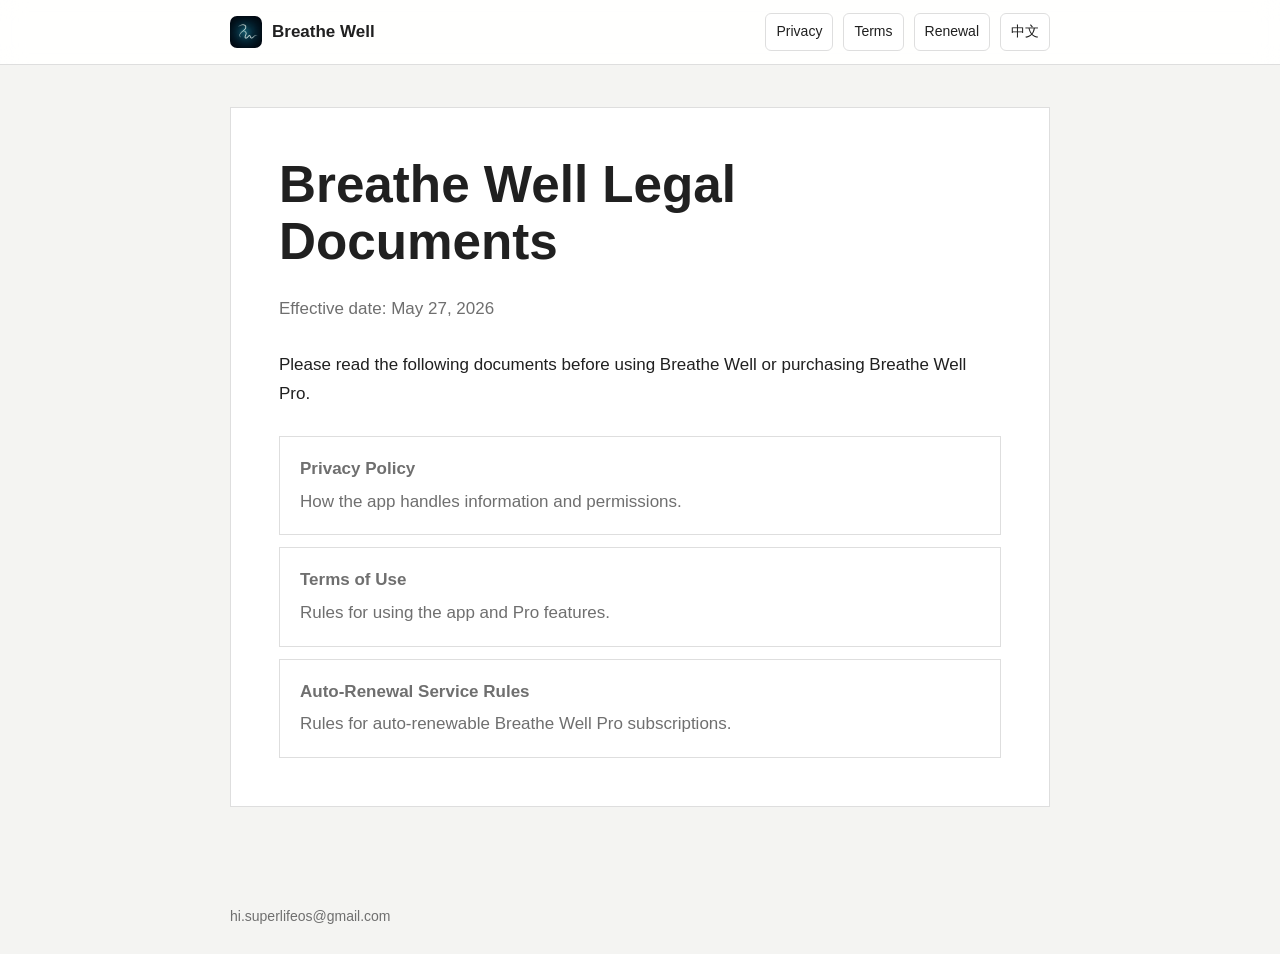
<file: index.html>
<!doctype html>
<html lang="en" data-lang="en" data-title-en="Breathe Well Legal" data-title-zh="好呼吸说明文档">
  <head>
    <meta charset="utf-8">
    <meta name="viewport" content="width=device-width, initial-scale=1">
    <title>Breathe Well Legal</title>
    <script>
      (function () {
        try {
          var language = localStorage.getItem("breatheWellMinimalLegalLanguage") || "en";
          document.documentElement.dataset.lang = language === "zh-Hans" ? "zh-Hans" : "en";
          document.documentElement.lang = document.documentElement.dataset.lang;
        } catch (_) {}
      })();
    </script>
    <link rel="stylesheet" href="./styles.css">
  </head>
  <body>
    <header class="topbar">
      <div class="topbar-inner">
        <a class="brand" href="./index.html">
          <img src="./assets/app-logo.png" alt="">
          <span><span lang="en">Breathe Well</span><span lang="zh-Hans">好呼吸</span></span>
        </a>
        <nav class="nav" aria-label="Navigation">
          <a href="./privacy.html"><span lang="en">Privacy</span><span lang="zh-Hans">隐私政策</span></a>
          <a href="./terms.html"><span lang="en">Terms</span><span lang="zh-Hans">使用条款</span></a>
          <a href="./subscription.html"><span lang="en">Renewal</span><span lang="zh-Hans">自动续费</span></a>
          <button class="language-toggle" type="button" data-language-toggle>中文</button>
        </nav>
      </div>
    </header>

    <main class="page">
      <article class="document">
        <h1><span lang="en">Breathe Well Legal Documents</span><span lang="zh-Hans">好呼吸说明文档</span></h1>
        <p class="meta"><span lang="en">Effective date: May 27, 2026</span><span lang="zh-Hans">生效日期：2026 年 5 月 27 日</span></p>
        <p lang="en">Please read the following documents before using Breathe Well or purchasing Breathe Well Pro.</p>
        <p lang="zh-Hans">请在使用好呼吸或购买好呼吸 Pro 前，阅读以下说明文档。</p>

        <div class="doc-links">
          <a class="doc-link" href="./privacy.html">
            <strong><span lang="en">Privacy Policy</span><span lang="zh-Hans">隐私政策</span></strong>
            <span lang="en">How the app handles information and permissions.</span>
            <span lang="zh-Hans">关于本应用如何处理信息与系统权限。</span>
          </a>
          <a class="doc-link" href="./terms.html">
            <strong><span lang="en">Terms of Use</span><span lang="zh-Hans">使用条款</span></strong>
            <span lang="en">Rules for using the app and Pro features.</span>
            <span lang="zh-Hans">关于使用本应用及 Pro 功能的规则。</span>
          </a>
          <a class="doc-link" href="./subscription.html">
            <strong><span lang="en">Auto-Renewal Service Rules</span><span lang="zh-Hans">自动续费服务规则</span></strong>
            <span lang="en">Rules for auto-renewable Breathe Well Pro subscriptions.</span>
            <span lang="zh-Hans">关于好呼吸 Pro 自动续费订阅的规则。</span>
          </a>
        </div>
      </article>
    </main>

    <footer class="footer">
      <span>hi.superlifeos@gmail.com</span>
    </footer>
    <script src="./language.js" defer></script>
  </body>
</html>
</file>
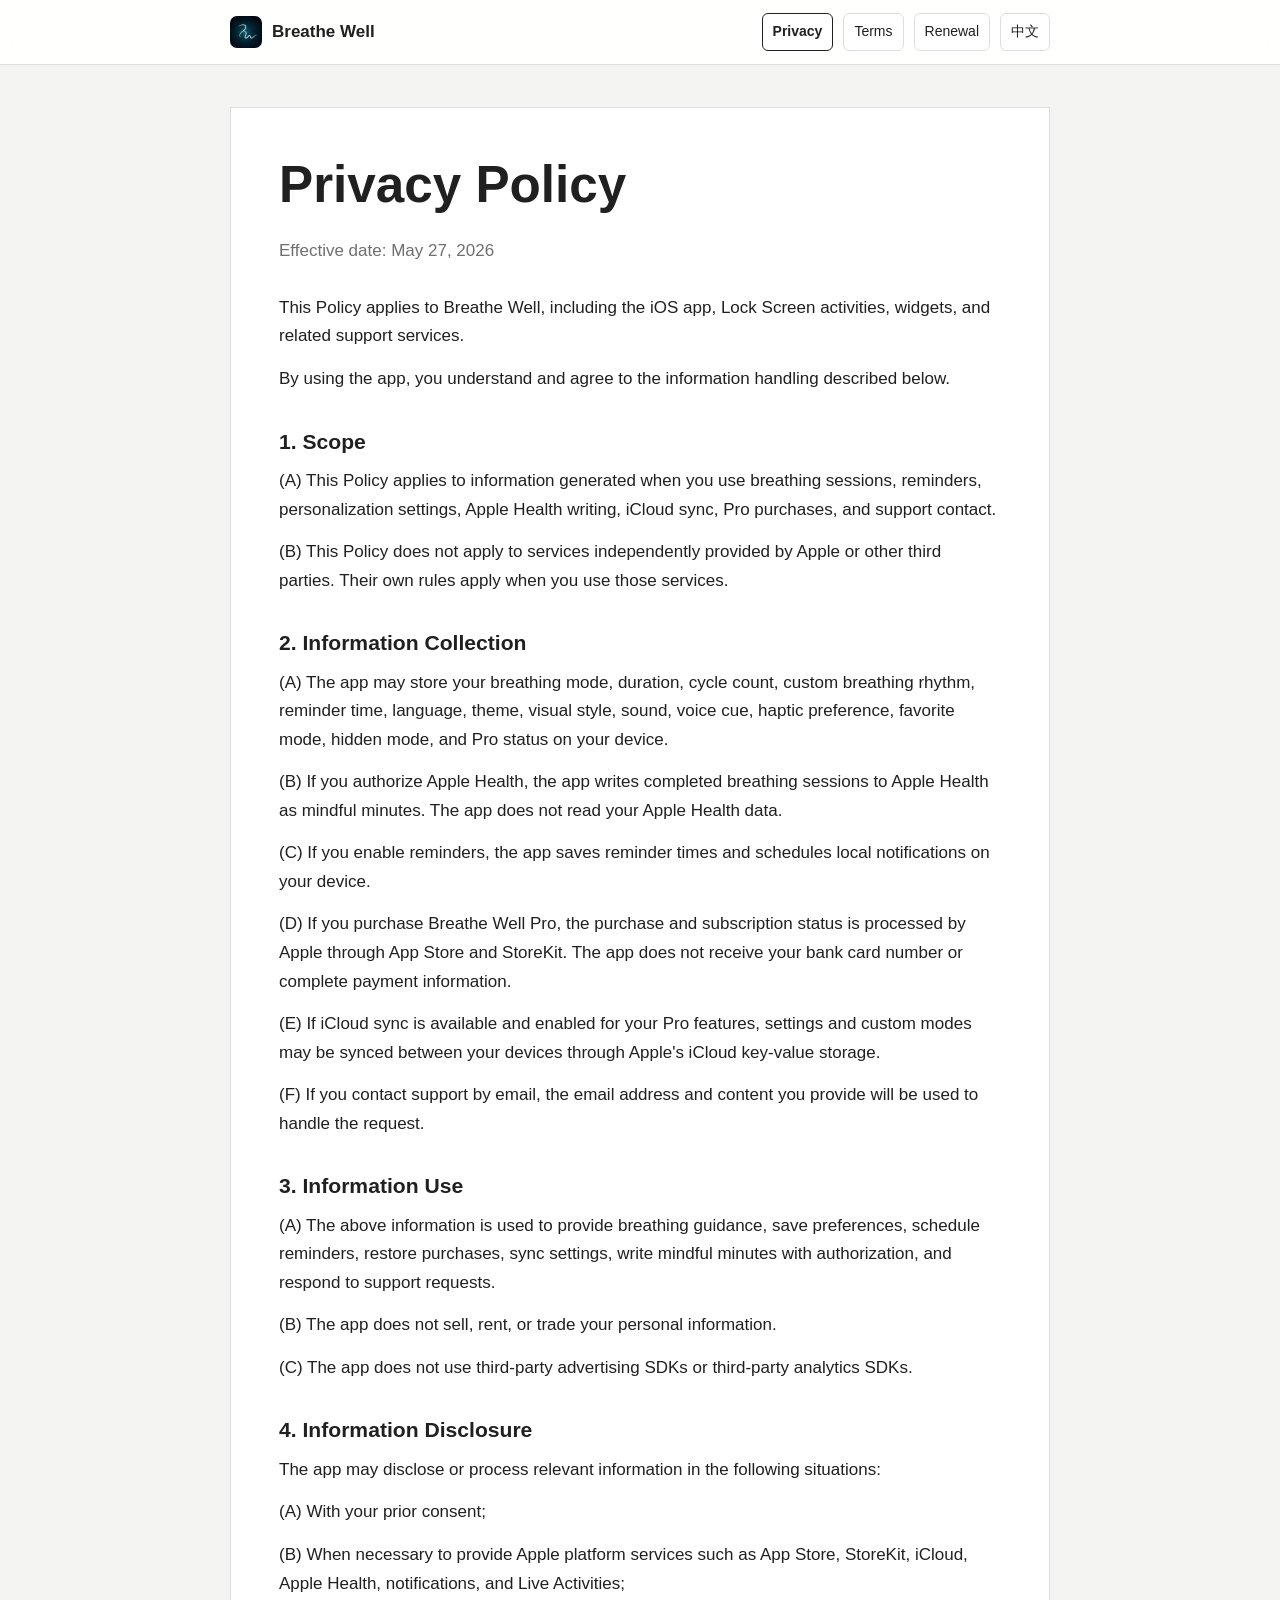
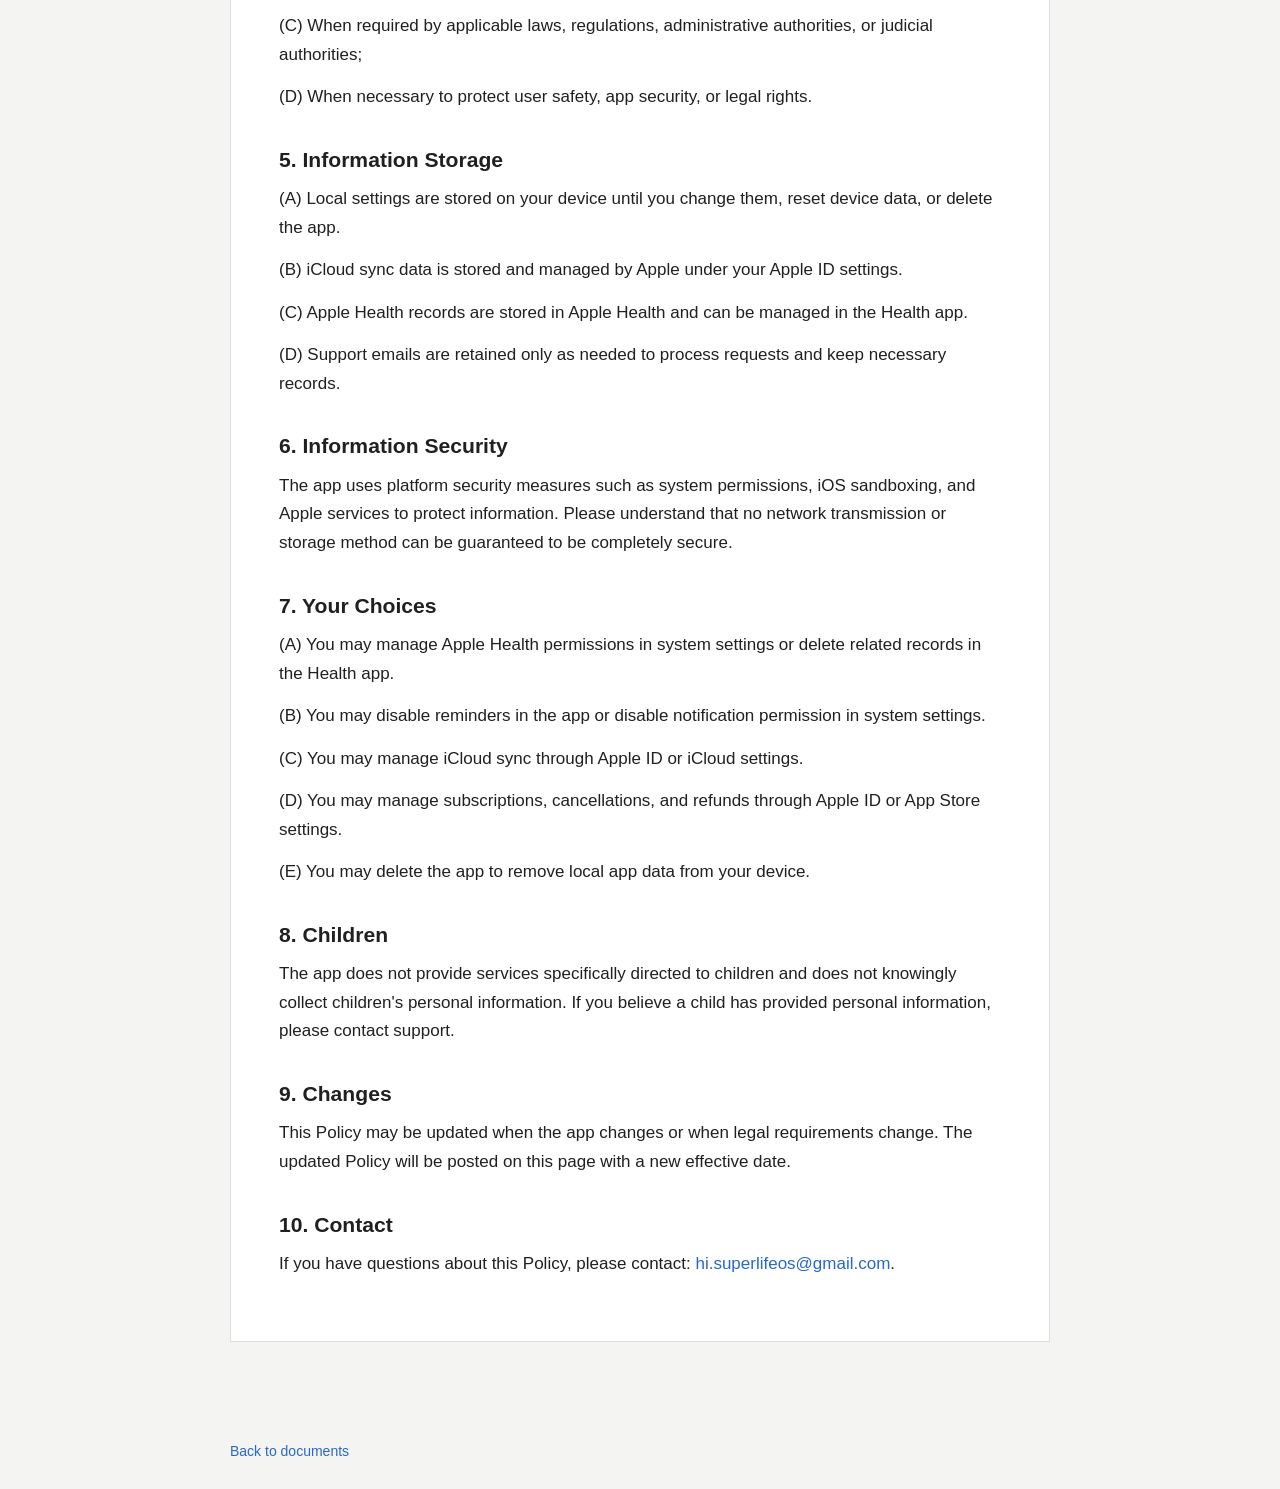
<file: privacy.html>
<!doctype html>
<html lang="en" data-lang="en" data-title-en="Privacy Policy - Breathe Well" data-title-zh="隐私政策 - 好呼吸">
  <head>
    <meta charset="utf-8">
    <meta name="viewport" content="width=device-width, initial-scale=1">
    <title>Privacy Policy - Breathe Well</title>
    <script>
      (function () {
        try {
          var language = localStorage.getItem("breatheWellMinimalLegalLanguage") || "en";
          document.documentElement.dataset.lang = language === "zh-Hans" ? "zh-Hans" : "en";
          document.documentElement.lang = document.documentElement.dataset.lang;
        } catch (_) {}
      })();
    </script>
    <link rel="stylesheet" href="./styles.css">
  </head>
  <body>
    <header class="topbar">
      <div class="topbar-inner">
        <a class="brand" href="./index.html">
          <img src="./assets/app-logo.png" alt="">
          <span><span lang="en">Breathe Well</span><span lang="zh-Hans">好呼吸</span></span>
        </a>
        <nav class="nav" aria-label="Navigation">
          <a href="./privacy.html" aria-current="page"><span lang="en">Privacy</span><span lang="zh-Hans">隐私政策</span></a>
          <a href="./terms.html"><span lang="en">Terms</span><span lang="zh-Hans">使用条款</span></a>
          <a href="./subscription.html"><span lang="en">Renewal</span><span lang="zh-Hans">自动续费</span></a>
          <button class="language-toggle" type="button" data-language-toggle>中文</button>
        </nav>
      </div>
    </header>

    <main class="page">
      <article class="document">
        <div lang="en">
          <h1>Privacy Policy</h1>
          <p class="meta">Effective date: May 27, 2026</p>
          <p>This Policy applies to Breathe Well, including the iOS app, Lock Screen activities, widgets, and related support services.</p>
          <p>By using the app, you understand and agree to the information handling described below.</p>

          <h2>1. Scope</h2>
          <p>(A) This Policy applies to information generated when you use breathing sessions, reminders, personalization settings, Apple Health writing, iCloud sync, Pro purchases, and support contact.</p>
          <p>(B) This Policy does not apply to services independently provided by Apple or other third parties. Their own rules apply when you use those services.</p>

          <h2>2. Information Collection</h2>
          <p>(A) The app may store your breathing mode, duration, cycle count, custom breathing rhythm, reminder time, language, theme, visual style, sound, voice cue, haptic preference, favorite mode, hidden mode, and Pro status on your device.</p>
          <p>(B) If you authorize Apple Health, the app writes completed breathing sessions to Apple Health as mindful minutes. The app does not read your Apple Health data.</p>
          <p>(C) If you enable reminders, the app saves reminder times and schedules local notifications on your device.</p>
          <p>(D) If you purchase Breathe Well Pro, the purchase and subscription status is processed by Apple through App Store and StoreKit. The app does not receive your bank card number or complete payment information.</p>
          <p>(E) If iCloud sync is available and enabled for your Pro features, settings and custom modes may be synced between your devices through Apple's iCloud key-value storage.</p>
          <p>(F) If you contact support by email, the email address and content you provide will be used to handle the request.</p>

          <h2>3. Information Use</h2>
          <p>(A) The above information is used to provide breathing guidance, save preferences, schedule reminders, restore purchases, sync settings, write mindful minutes with authorization, and respond to support requests.</p>
          <p>(B) The app does not sell, rent, or trade your personal information.</p>
          <p>(C) The app does not use third-party advertising SDKs or third-party analytics SDKs.</p>

          <h2>4. Information Disclosure</h2>
          <p>The app may disclose or process relevant information in the following situations:</p>
          <p>(A) With your prior consent;</p>
          <p>(B) When necessary to provide Apple platform services such as App Store, StoreKit, iCloud, Apple Health, notifications, and Live Activities;</p>
          <p>(C) When required by applicable laws, regulations, administrative authorities, or judicial authorities;</p>
          <p>(D) When necessary to protect user safety, app security, or legal rights.</p>

          <h2>5. Information Storage</h2>
          <p>(A) Local settings are stored on your device until you change them, reset device data, or delete the app.</p>
          <p>(B) iCloud sync data is stored and managed by Apple under your Apple ID settings.</p>
          <p>(C) Apple Health records are stored in Apple Health and can be managed in the Health app.</p>
          <p>(D) Support emails are retained only as needed to process requests and keep necessary records.</p>

          <h2>6. Information Security</h2>
          <p>The app uses platform security measures such as system permissions, iOS sandboxing, and Apple services to protect information. Please understand that no network transmission or storage method can be guaranteed to be completely secure.</p>

          <h2>7. Your Choices</h2>
          <p>(A) You may manage Apple Health permissions in system settings or delete related records in the Health app.</p>
          <p>(B) You may disable reminders in the app or disable notification permission in system settings.</p>
          <p>(C) You may manage iCloud sync through Apple ID or iCloud settings.</p>
          <p>(D) You may manage subscriptions, cancellations, and refunds through Apple ID or App Store settings.</p>
          <p>(E) You may delete the app to remove local app data from your device.</p>

          <h2>8. Children</h2>
          <p>The app does not provide services specifically directed to children and does not knowingly collect children's personal information. If you believe a child has provided personal information, please contact support.</p>

          <h2>9. Changes</h2>
          <p>This Policy may be updated when the app changes or when legal requirements change. The updated Policy will be posted on this page with a new effective date.</p>

          <h2>10. Contact</h2>
          <p>If you have questions about this Policy, please contact: <a href="mailto:hi.superlifeos@gmail.com">hi.superlifeos@gmail.com</a>.</p>
        </div>

        <div lang="zh-Hans">
          <h1>隐私政策</h1>
          <p class="meta">生效日期：2026 年 5 月 27 日</p>
          <p>本政策适用于好呼吸，包括 iOS 应用、锁屏实时活动、小组件及相关支持服务。</p>
          <p>您使用本应用，即表示您了解并同意本政策所述的信息处理方式。</p>

          <h2>1. 适用范围</h2>
          <p>(A) 本政策适用于您使用呼吸练习、提醒、个性化设置、Apple 健康写入、iCloud 同步、Pro 购买及支持联系时产生的信息。</p>
          <p>(B) 本政策不适用于 Apple 或其他第三方独立提供的服务。您使用该等服务时，应同时遵守其相应规则。</p>

          <h2>2. 信息收集</h2>
          <p>(A) 本应用可能在您的设备上保存呼吸模式、时长、循环次数、自定义呼吸节奏、提醒时间、语言、主题、视觉样式、声音、语音提示、触感偏好、收藏模式、隐藏模式及 Pro 状态。</p>
          <p>(B) 如您授权 Apple 健康，本应用会将完成的呼吸练习写入 Apple 健康的“正念分钟”。本应用不会读取您的 Apple 健康数据。</p>
          <p>(C) 如您开启提醒，本应用会保存提醒时间，并在您的设备上安排本地通知。</p>
          <p>(D) 如您购买好呼吸 Pro，购买与订阅状态由 Apple 通过 App Store 和 StoreKit 处理。本应用不会获得您的银行卡号或完整付款信息。</p>
          <p>(E) 如 Pro 功能支持并启用 iCloud 同步，设置与自定义模式可能通过 Apple 的 iCloud 键值存储在您的设备之间同步。</p>
          <p>(F) 如您通过邮件联系支持，您提供的邮箱地址及邮件内容将用于处理该请求。</p>

          <h2>3. 信息使用</h2>
          <p>(A) 上述信息用于提供呼吸引导、保存偏好、安排提醒、恢复购买、同步设置、在授权后写入正念分钟，以及回复支持请求。</p>
          <p>(B) 本应用不会出售、出租或交易您的个人信息。</p>
          <p>(C) 本应用不使用第三方广告 SDK 或第三方分析 SDK。</p>

          <h2>4. 信息披露</h2>
          <p>在以下情况下，本应用可能披露或处理相关信息：</p>
          <p>(A) 经您事先同意；</p>
          <p>(B) 为提供 App Store、StoreKit、iCloud、Apple 健康、通知、实时活动等 Apple 平台能力所必需；</p>
          <p>(C) 根据适用法律、法规、行政机关或司法机关要求；</p>
          <p>(D) 为保护用户安全、应用安全或合法权益所必需。</p>

          <h2>5. 信息存储</h2>
          <p>(A) 本地设置会保存在您的设备上，直到您更改设置、重置设备数据或删除应用。</p>
          <p>(B) iCloud 同步数据由 Apple 依据您的 Apple ID 设置进行存储和管理。</p>
          <p>(C) Apple 健康记录保存在 Apple 健康中，您可以在健康 app 中管理。</p>
          <p>(D) 支持邮件仅在处理请求和保留必要记录所需期间保存。</p>

          <h2>6. 信息安全</h2>
          <p>本应用通过系统权限、iOS 沙盒及 Apple 服务等平台安全措施保护信息。请您理解，任何网络传输或存储方式均无法保证绝对安全。</p>

          <h2>7. 您的选择</h2>
          <p>(A) 您可以在系统设置中管理 Apple 健康权限，或在健康 app 中删除相关记录。</p>
          <p>(B) 您可以在应用内关闭提醒，或在系统设置中关闭通知权限。</p>
          <p>(C) 您可以通过 Apple ID 或 iCloud 设置管理 iCloud 同步。</p>
          <p>(D) 您可以通过 Apple ID 或 App Store 设置管理订阅、取消续订或申请退款。</p>
          <p>(E) 您可以删除本应用，以移除设备上的本地应用数据。</p>

          <h2>8. 儿童</h2>
          <p>本应用不面向儿童提供专门服务，也不会有意收集儿童个人信息。如您认为儿童向本应用提供了个人信息，请联系支持邮箱。</p>

          <h2>9. 政策变更</h2>
          <p>本政策可能因应用功能或法律要求变化而更新。更新后的政策将在本页面公布，并标注新的生效日期。</p>

          <h2>10. 联系</h2>
          <p>如您对本政策有疑问，请联系：<a href="mailto:hi.superlifeos@gmail.com">hi.superlifeos@gmail.com</a>。</p>
        </div>
      </article>
    </main>

    <footer class="footer">
      <a href="./index.html"><span lang="en">Back to documents</span><span lang="zh-Hans">返回说明文档</span></a>
    </footer>
    <script src="./language.js" defer></script>
  </body>
</html>
</file>
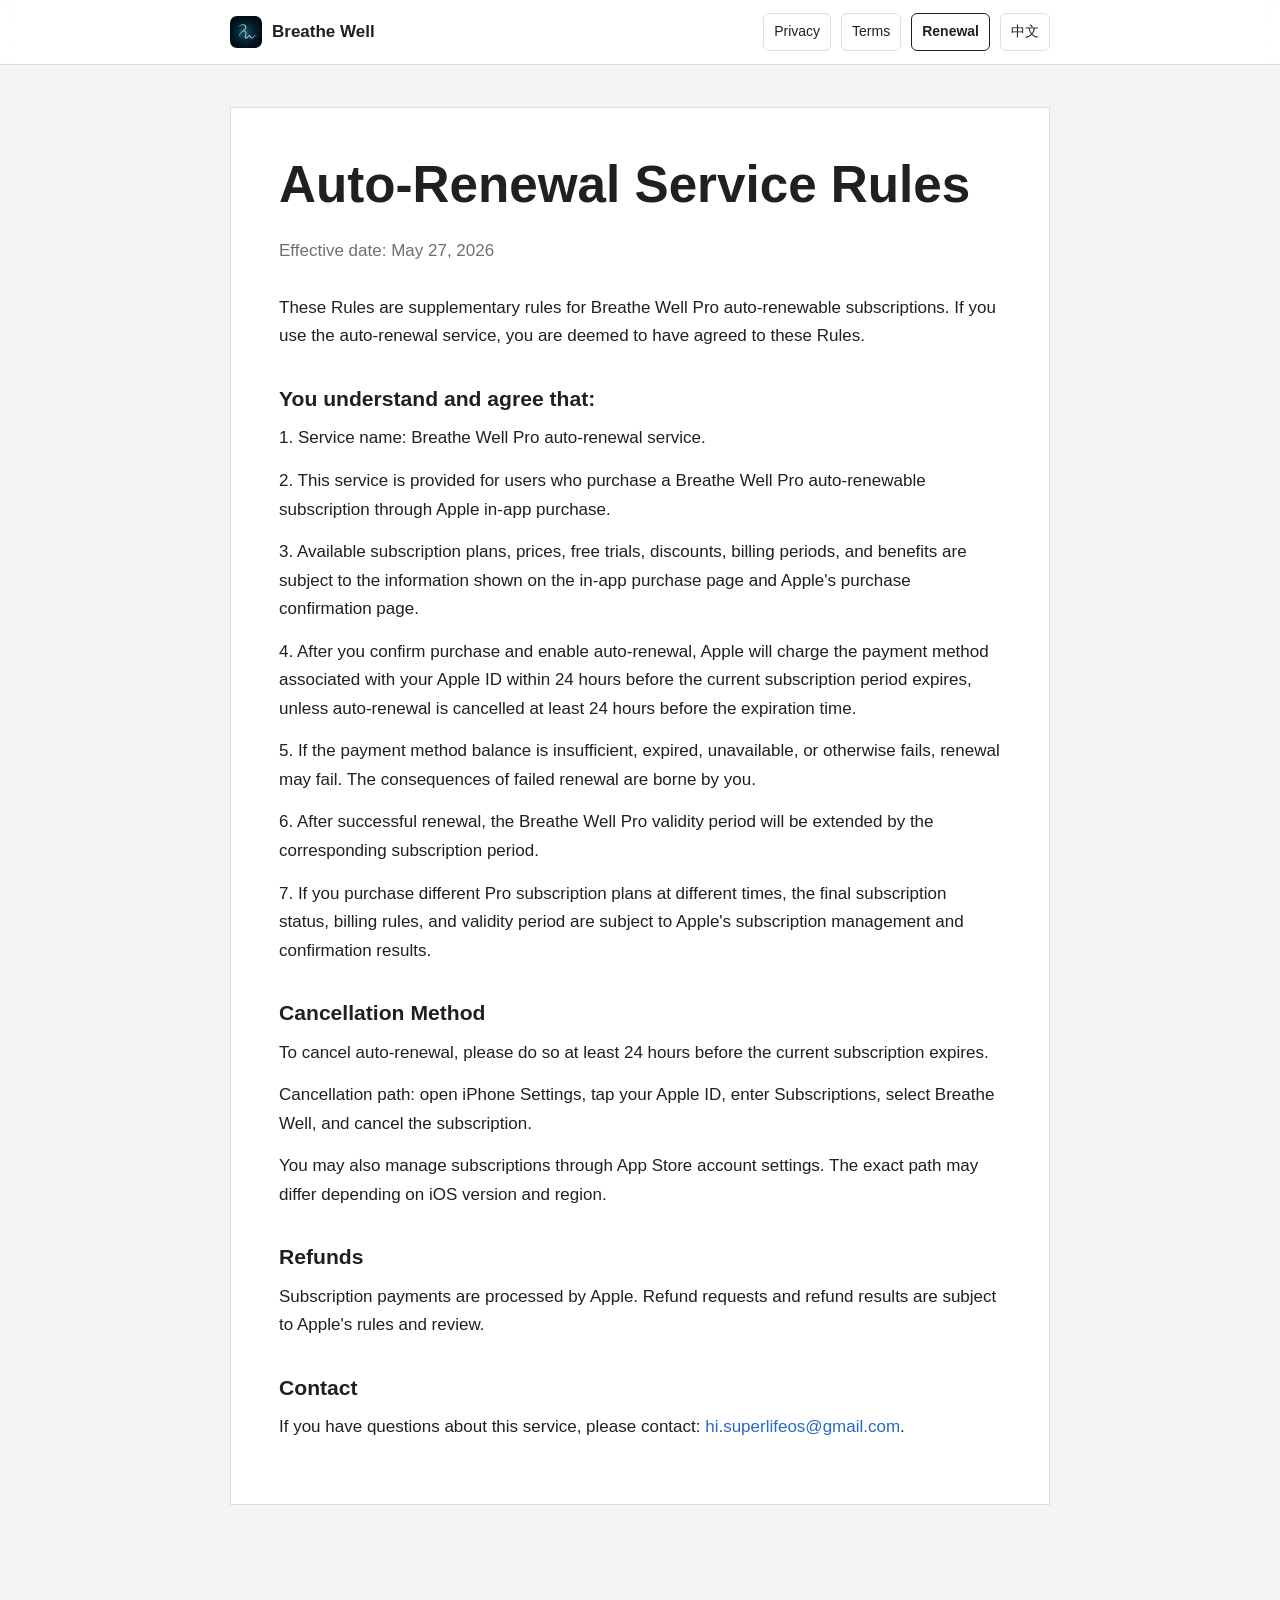
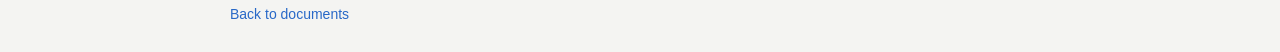
<file: subscription.html>
<!doctype html>
<html lang="en" data-lang="en" data-title-en="Auto-Renewal Service Rules - Breathe Well" data-title-zh="自动续费服务规则 - 好呼吸">
  <head>
    <meta charset="utf-8">
    <meta name="viewport" content="width=device-width, initial-scale=1">
    <title>Auto-Renewal Service Rules - Breathe Well</title>
    <script>
      (function () {
        try {
          var language = localStorage.getItem("breatheWellMinimalLegalLanguage") || "en";
          document.documentElement.dataset.lang = language === "zh-Hans" ? "zh-Hans" : "en";
          document.documentElement.lang = document.documentElement.dataset.lang;
        } catch (_) {}
      })();
    </script>
    <link rel="stylesheet" href="./styles.css">
  </head>
  <body>
    <header class="topbar">
      <div class="topbar-inner">
        <a class="brand" href="./index.html">
          <img src="./assets/app-logo.png" alt="">
          <span><span lang="en">Breathe Well</span><span lang="zh-Hans">好呼吸</span></span>
        </a>
        <nav class="nav" aria-label="Navigation">
          <a href="./privacy.html"><span lang="en">Privacy</span><span lang="zh-Hans">隐私政策</span></a>
          <a href="./terms.html"><span lang="en">Terms</span><span lang="zh-Hans">使用条款</span></a>
          <a href="./subscription.html" aria-current="page"><span lang="en">Renewal</span><span lang="zh-Hans">自动续费</span></a>
          <button class="language-toggle" type="button" data-language-toggle>中文</button>
        </nav>
      </div>
    </header>

    <main class="page">
      <article class="document">
        <div lang="en">
          <h1>Auto-Renewal Service Rules</h1>
          <p class="meta">Effective date: May 27, 2026</p>
          <p>These Rules are supplementary rules for Breathe Well Pro auto-renewable subscriptions. If you use the auto-renewal service, you are deemed to have agreed to these Rules.</p>

          <h2>You understand and agree that:</h2>
          <p>1. Service name: Breathe Well Pro auto-renewal service.</p>
          <p>2. This service is provided for users who purchase a Breathe Well Pro auto-renewable subscription through Apple in-app purchase.</p>
          <p>3. Available subscription plans, prices, free trials, discounts, billing periods, and benefits are subject to the information shown on the in-app purchase page and Apple's purchase confirmation page.</p>
          <p>4. After you confirm purchase and enable auto-renewal, Apple will charge the payment method associated with your Apple ID within 24 hours before the current subscription period expires, unless auto-renewal is cancelled at least 24 hours before the expiration time.</p>
          <p>5. If the payment method balance is insufficient, expired, unavailable, or otherwise fails, renewal may fail. The consequences of failed renewal are borne by you.</p>
          <p>6. After successful renewal, the Breathe Well Pro validity period will be extended by the corresponding subscription period.</p>
          <p>7. If you purchase different Pro subscription plans at different times, the final subscription status, billing rules, and validity period are subject to Apple's subscription management and confirmation results.</p>

          <h2>Cancellation Method</h2>
          <p>To cancel auto-renewal, please do so at least 24 hours before the current subscription expires.</p>
          <p>Cancellation path: open iPhone Settings, tap your Apple ID, enter Subscriptions, select Breathe Well, and cancel the subscription.</p>
          <p>You may also manage subscriptions through App Store account settings. The exact path may differ depending on iOS version and region.</p>

          <h2>Refunds</h2>
          <p>Subscription payments are processed by Apple. Refund requests and refund results are subject to Apple's rules and review.</p>

          <h2>Contact</h2>
          <p>If you have questions about this service, please contact: <a href="mailto:hi.superlifeos@gmail.com">hi.superlifeos@gmail.com</a>.</p>
        </div>

        <div lang="zh-Hans">
          <h1>自动续费服务规则</h1>
          <p class="meta">生效日期：2026 年 5 月 27 日</p>
          <p>本规则为好呼吸 Pro 自动续费订阅的补充规则。如您使用自动续费服务，即视为您同意本规则。</p>

          <h2>您理解并同意：</h2>
          <p>1、服务名称：好呼吸 Pro 自动续费服务。</p>
          <p>2、本服务是在您通过 Apple 应用内购买开通好呼吸 Pro 自动续费订阅的前提下，为您提供的自动续费服务。</p>
          <p>3、可选订阅方案、价格、免费试用、优惠、计费周期及会员权益，以应用内购买页面及 Apple 购买确认页面展示的信息为准。</p>
          <p>4、您确认购买并开通自动续费后，除非您至少在当前订阅期到期前 24 小时取消自动续费，Apple 将在当前订阅期到期前 24 小时内，从您的 Apple ID 绑定付款方式中扣取下一周期费用。</p>
          <p>5、如付款方式余额不足、过期、不可用或其他原因导致扣款失败，则可能导致续费失败，由此产生的后果由您自行承担。</p>
          <p>6、续费成功后，好呼吸 Pro 有效期将按相应订阅周期顺延。</p>
          <p>7、如您在不同时间购买不同的 Pro 订阅方案，最终订阅状态、计费规则及有效期以 Apple 的订阅管理和确认结果为准。</p>

          <h2>取消方式</h2>
          <p>如需取消自动续费，请至少在当前订阅期到期前 24 小时操作取消。</p>
          <p>取消路径：打开 iPhone“设置”，点击您的 Apple ID，进入“订阅”，选择“好呼吸”，取消订阅。</p>
          <p>您也可以通过 App Store 账户设置管理订阅。具体路径可能因 iOS 版本和地区而有所不同。</p>

          <h2>退款</h2>
          <p>订阅付款由 Apple 处理。退款申请及退款结果，适用 Apple 的相关规则和审核结果。</p>

          <h2>联系</h2>
          <p>如您对本服务有疑问，请联系：<a href="mailto:hi.superlifeos@gmail.com">hi.superlifeos@gmail.com</a>。</p>
        </div>
      </article>
    </main>

    <footer class="footer">
      <a href="./index.html"><span lang="en">Back to documents</span><span lang="zh-Hans">返回说明文档</span></a>
    </footer>
    <script src="./language.js" defer></script>
  </body>
</html>
</file>
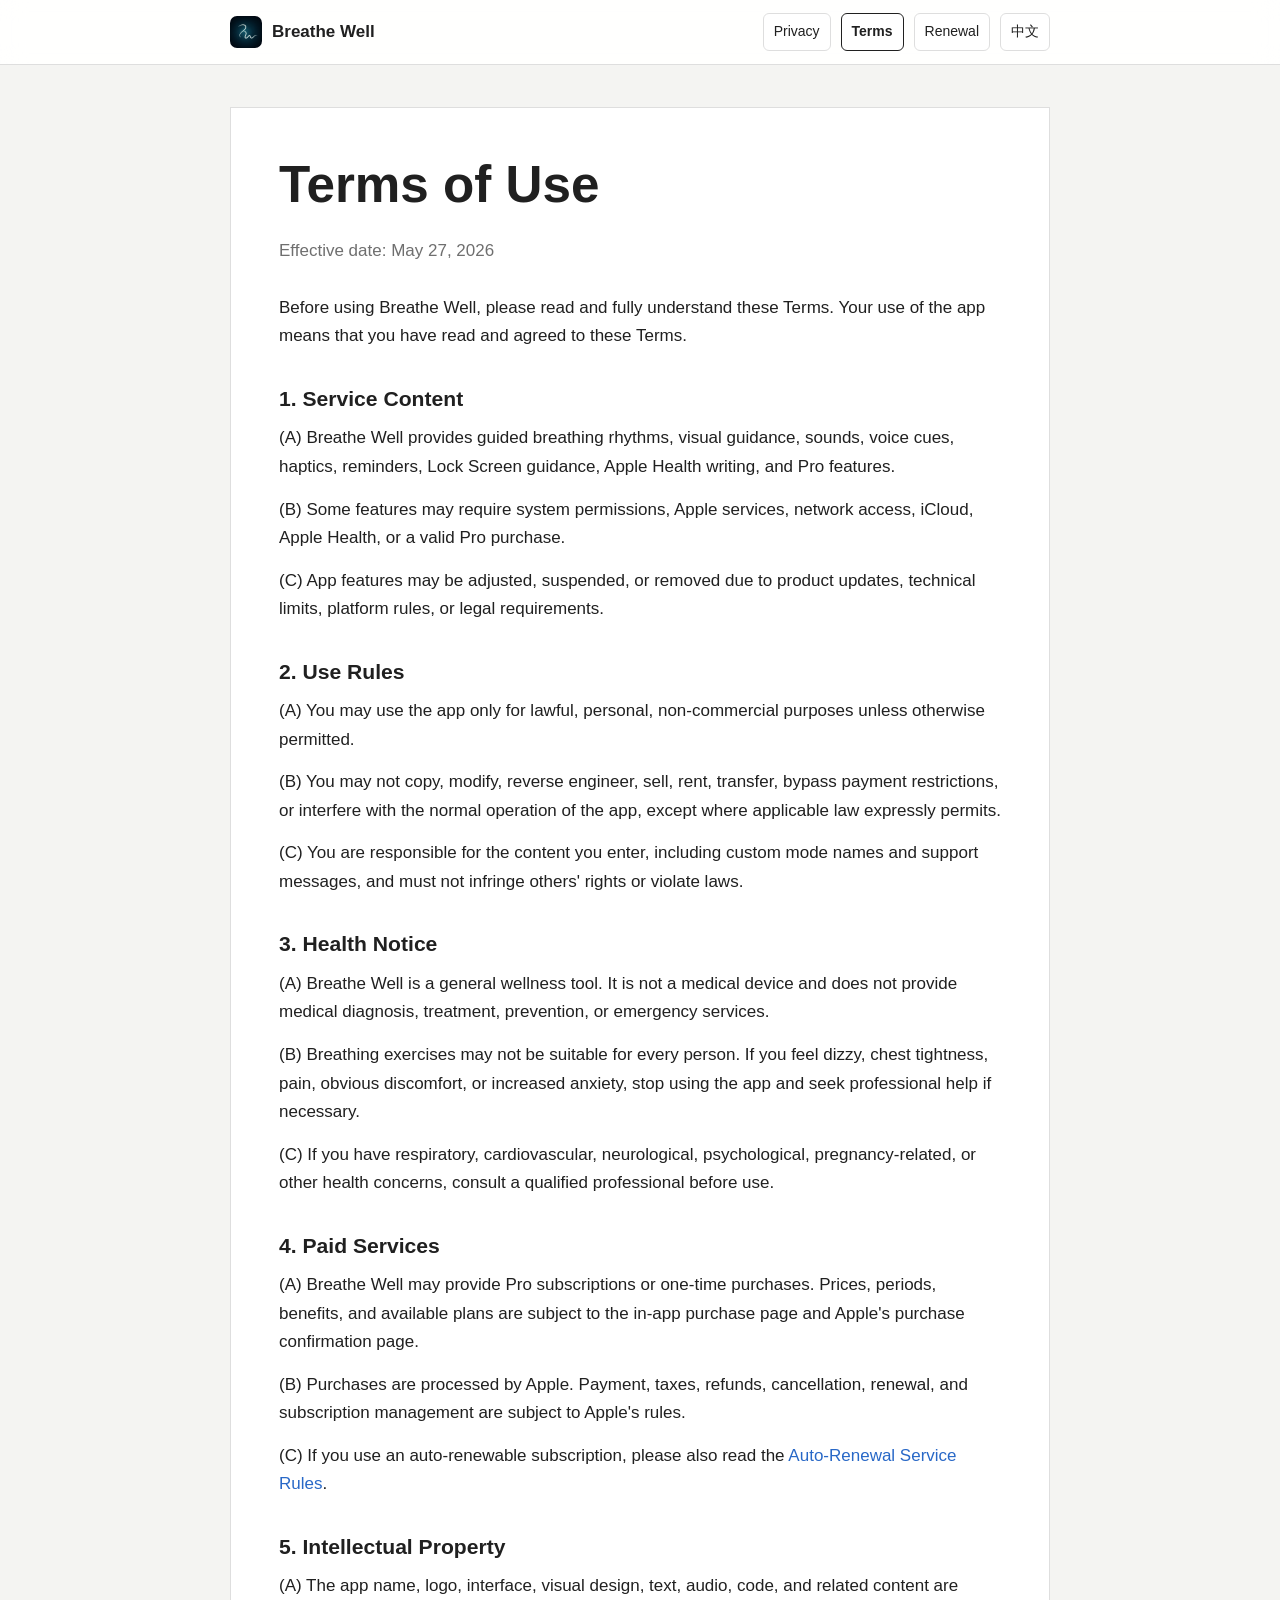
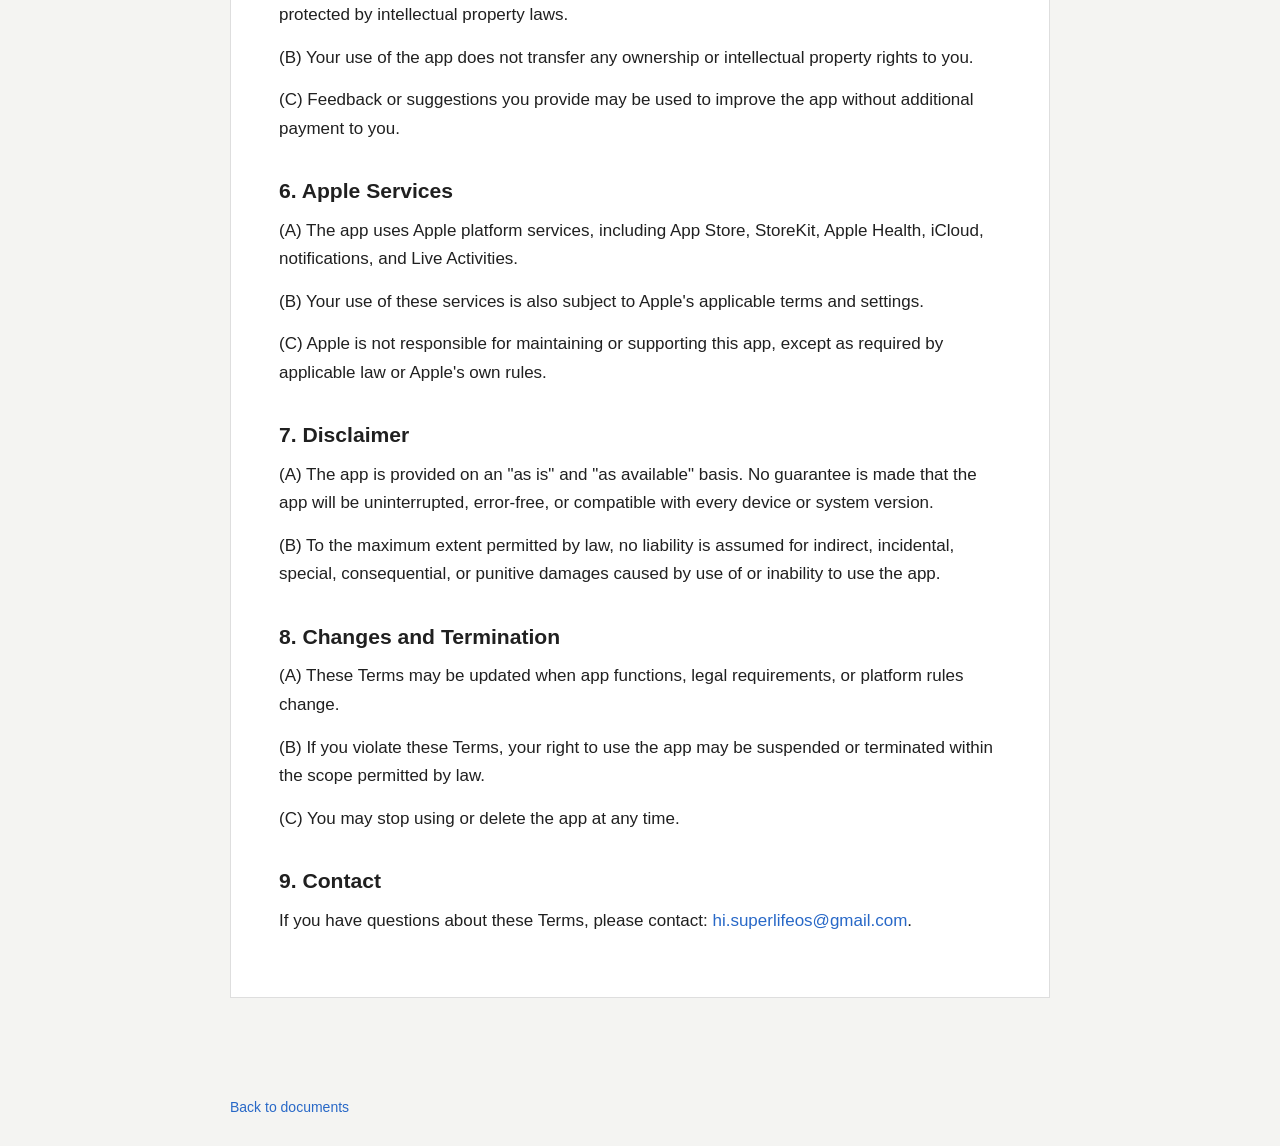
<file: terms.html>
<!doctype html>
<html lang="en" data-lang="en" data-title-en="Terms of Use - Breathe Well" data-title-zh="使用条款 - 好呼吸">
  <head>
    <meta charset="utf-8">
    <meta name="viewport" content="width=device-width, initial-scale=1">
    <title>Terms of Use - Breathe Well</title>
    <script>
      (function () {
        try {
          var language = localStorage.getItem("breatheWellMinimalLegalLanguage") || "en";
          document.documentElement.dataset.lang = language === "zh-Hans" ? "zh-Hans" : "en";
          document.documentElement.lang = document.documentElement.dataset.lang;
        } catch (_) {}
      })();
    </script>
    <link rel="stylesheet" href="./styles.css">
  </head>
  <body>
    <header class="topbar">
      <div class="topbar-inner">
        <a class="brand" href="./index.html">
          <img src="./assets/app-logo.png" alt="">
          <span><span lang="en">Breathe Well</span><span lang="zh-Hans">好呼吸</span></span>
        </a>
        <nav class="nav" aria-label="Navigation">
          <a href="./privacy.html"><span lang="en">Privacy</span><span lang="zh-Hans">隐私政策</span></a>
          <a href="./terms.html" aria-current="page"><span lang="en">Terms</span><span lang="zh-Hans">使用条款</span></a>
          <a href="./subscription.html"><span lang="en">Renewal</span><span lang="zh-Hans">自动续费</span></a>
          <button class="language-toggle" type="button" data-language-toggle>中文</button>
        </nav>
      </div>
    </header>

    <main class="page">
      <article class="document">
        <div lang="en">
          <h1>Terms of Use</h1>
          <p class="meta">Effective date: May 27, 2026</p>
          <p>Before using Breathe Well, please read and fully understand these Terms. Your use of the app means that you have read and agreed to these Terms.</p>

          <h2>1. Service Content</h2>
          <p>(A) Breathe Well provides guided breathing rhythms, visual guidance, sounds, voice cues, haptics, reminders, Lock Screen guidance, Apple Health writing, and Pro features.</p>
          <p>(B) Some features may require system permissions, Apple services, network access, iCloud, Apple Health, or a valid Pro purchase.</p>
          <p>(C) App features may be adjusted, suspended, or removed due to product updates, technical limits, platform rules, or legal requirements.</p>

          <h2>2. Use Rules</h2>
          <p>(A) You may use the app only for lawful, personal, non-commercial purposes unless otherwise permitted.</p>
          <p>(B) You may not copy, modify, reverse engineer, sell, rent, transfer, bypass payment restrictions, or interfere with the normal operation of the app, except where applicable law expressly permits.</p>
          <p>(C) You are responsible for the content you enter, including custom mode names and support messages, and must not infringe others' rights or violate laws.</p>

          <h2>3. Health Notice</h2>
          <p>(A) Breathe Well is a general wellness tool. It is not a medical device and does not provide medical diagnosis, treatment, prevention, or emergency services.</p>
          <p>(B) Breathing exercises may not be suitable for every person. If you feel dizzy, chest tightness, pain, obvious discomfort, or increased anxiety, stop using the app and seek professional help if necessary.</p>
          <p>(C) If you have respiratory, cardiovascular, neurological, psychological, pregnancy-related, or other health concerns, consult a qualified professional before use.</p>

          <h2>4. Paid Services</h2>
          <p>(A) Breathe Well may provide Pro subscriptions or one-time purchases. Prices, periods, benefits, and available plans are subject to the in-app purchase page and Apple's purchase confirmation page.</p>
          <p>(B) Purchases are processed by Apple. Payment, taxes, refunds, cancellation, renewal, and subscription management are subject to Apple's rules.</p>
          <p>(C) If you use an auto-renewable subscription, please also read the <a href="./subscription.html">Auto-Renewal Service Rules</a>.</p>

          <h2>5. Intellectual Property</h2>
          <p>(A) The app name, logo, interface, visual design, text, audio, code, and related content are protected by intellectual property laws.</p>
          <p>(B) Your use of the app does not transfer any ownership or intellectual property rights to you.</p>
          <p>(C) Feedback or suggestions you provide may be used to improve the app without additional payment to you.</p>

          <h2>6. Apple Services</h2>
          <p>(A) The app uses Apple platform services, including App Store, StoreKit, Apple Health, iCloud, notifications, and Live Activities.</p>
          <p>(B) Your use of these services is also subject to Apple's applicable terms and settings.</p>
          <p>(C) Apple is not responsible for maintaining or supporting this app, except as required by applicable law or Apple's own rules.</p>

          <h2>7. Disclaimer</h2>
          <p>(A) The app is provided on an "as is" and "as available" basis. No guarantee is made that the app will be uninterrupted, error-free, or compatible with every device or system version.</p>
          <p>(B) To the maximum extent permitted by law, no liability is assumed for indirect, incidental, special, consequential, or punitive damages caused by use of or inability to use the app.</p>

          <h2>8. Changes and Termination</h2>
          <p>(A) These Terms may be updated when app functions, legal requirements, or platform rules change.</p>
          <p>(B) If you violate these Terms, your right to use the app may be suspended or terminated within the scope permitted by law.</p>
          <p>(C) You may stop using or delete the app at any time.</p>

          <h2>9. Contact</h2>
          <p>If you have questions about these Terms, please contact: <a href="mailto:hi.superlifeos@gmail.com">hi.superlifeos@gmail.com</a>.</p>
        </div>

        <div lang="zh-Hans">
          <h1>使用条款</h1>
          <p class="meta">生效日期：2026 年 5 月 27 日</p>
          <p>在使用好呼吸前，请您仔细阅读并充分理解本条款。您使用本应用，即视为您已阅读并同意本条款。</p>

          <h2>1. 服务内容</h2>
          <p>(A) 好呼吸提供呼吸节奏引导、视觉引导、声音、语音提示、触感、提醒、锁屏引导、Apple 健康写入及 Pro 功能。</p>
          <p>(B) 部分功能可能需要系统权限、Apple 服务、网络连接、iCloud、Apple 健康或有效的 Pro 购买状态。</p>
          <p>(C) 因产品更新、技术限制、平台规则或法律要求，应用功能可能被调整、暂停或移除。</p>

          <h2>2. 使用规则</h2>
          <p>(A) 除另有允许外，您仅可为合法、个人、非商业目的使用本应用。</p>
          <p>(B) 除适用法律明确允许外，您不得复制、修改、反向工程、出售、出租、转让、规避付费限制，或干扰本应用正常运行。</p>
          <p>(C) 您应对自行输入的内容负责，包括自定义模式名称和支持邮件内容，并确保其不侵犯他人权利或违反法律规定。</p>

          <h2>3. 健康提示</h2>
          <p>(A) 好呼吸是一般健康辅助工具，不属于医疗器械，不提供医疗诊断、治疗、预防或紧急服务。</p>
          <p>(B) 呼吸练习并不适合所有人。如您感到头晕、胸闷、疼痛、明显不适或焦虑加重，请停止使用，并在必要时寻求专业帮助。</p>
          <p>(C) 如您存在呼吸、心血管、神经、心理健康、怀孕或其他健康问题，请在使用前咨询合格专业人士。</p>

          <h2>4. 付费服务</h2>
          <p>(A) 好呼吸可能提供 Pro 订阅或一次性购买。价格、周期、权益和可用方案，以应用内购买页面及 Apple 购买确认页面为准。</p>
          <p>(B) 购买由 Apple 处理。付款、税费、退款、取消、续订和订阅管理，适用 Apple 的相关规则。</p>
          <p>(C) 如您使用自动续费订阅，请同时阅读<a href="./subscription.html">《自动续费服务规则》</a>。</p>

          <h2>5. 知识产权</h2>
          <p>(A) 本应用名称、图标、界面、视觉设计、文本、音频、代码及相关内容，受知识产权法律保护。</p>
          <p>(B) 您使用本应用，并不代表任何所有权或知识产权转移给您。</p>
          <p>(C) 您提供的反馈或建议，可被用于改进本应用，无需向您另行支付费用。</p>

          <h2>6. Apple 服务</h2>
          <p>(A) 本应用使用 Apple 平台服务，包括 App Store、StoreKit、Apple 健康、iCloud、通知及实时活动。</p>
          <p>(B) 您使用上述服务时，还应遵守 Apple 适用的条款和设置。</p>
          <p>(C) 除适用法律或 Apple 自身规则另有要求外，Apple 不负责本应用的维护或支持。</p>

          <h2>7. 免责声明</h2>
          <p>(A) 本应用按“现状”和“可用”提供，不保证应用不会中断、没有错误，或兼容所有设备和系统版本。</p>
          <p>(B) 在法律允许的最大范围内，对于因使用或无法使用本应用导致的间接、附带、特殊、后果性或惩罚性损害，不承担责任。</p>

          <h2>8. 变更与终止</h2>
          <p>(A) 本条款可能因应用功能、法律要求或平台规则变化而更新。</p>
          <p>(B) 如您违反本条款，可能在法律允许范围内暂停或终止您使用本应用的权利。</p>
          <p>(C) 您可以随时停止使用或删除本应用。</p>

          <h2>9. 联系</h2>
          <p>如您对本条款有疑问，请联系：<a href="mailto:hi.superlifeos@gmail.com">hi.superlifeos@gmail.com</a>。</p>
        </div>
      </article>
    </main>

    <footer class="footer">
      <a href="./index.html"><span lang="en">Back to documents</span><span lang="zh-Hans">返回说明文档</span></a>
    </footer>
    <script src="./language.js" defer></script>
  </body>
</html>
</file>
<file: styles.css>
:root {
  color-scheme: light dark;
  --bg: #f4f4f2;
  --paper: #ffffff;
  --text: #202020;
  --muted: #6f6f6f;
  --border: #dedede;
  --link: #2868c7;
}

@media (prefers-color-scheme: dark) {
  :root {
    --bg: #121212;
    --paper: #1a1a1a;
    --text: #eeeeee;
    --muted: #a6a6a6;
    --border: #333333;
    --link: #7aa7ff;
  }
}

* {
  box-sizing: border-box;
}

body {
  margin: 0;
  background: var(--bg);
  color: var(--text);
  font-family: -apple-system, BlinkMacSystemFont, "Segoe UI", Arial, sans-serif;
  font-size: 17px;
  line-height: 1.68;
  letter-spacing: 0;
}

a {
  color: var(--link);
  text-decoration: none;
}

a:hover {
  text-decoration: underline;
}

html[data-lang="en"] [lang="zh-Hans"],
html[data-lang="zh-Hans"] [lang="en"] {
  display: none !important;
}

.topbar {
  position: sticky;
  top: 0;
  z-index: 10;
  background: color-mix(in srgb, var(--paper) 92%, transparent);
  border-bottom: 1px solid var(--border);
  backdrop-filter: blur(12px);
}

.topbar-inner,
.page {
  width: min(820px, calc(100% - 40px));
  margin: 0 auto;
}

.topbar-inner {
  display: flex;
  align-items: center;
  justify-content: space-between;
  gap: 16px;
  min-height: 64px;
}

.brand {
  display: inline-flex;
  align-items: center;
  gap: 10px;
  color: var(--text);
  text-decoration: none;
  font-weight: 700;
}

.brand img {
  width: 32px;
  height: 32px;
  border-radius: 7px;
}

.nav {
  display: flex;
  align-items: center;
  justify-content: flex-end;
  gap: 10px;
}

.nav a,
.language-toggle {
  display: inline-flex;
  align-items: center;
  min-height: 36px;
  padding: 6px 10px;
  border: 1px solid var(--border);
  border-radius: 6px;
  background: var(--paper);
  color: var(--text);
  font: inherit;
  font-size: 14px;
}

.language-toggle {
  cursor: pointer;
}

.nav a[aria-current="page"] {
  border-color: var(--text);
  font-weight: 700;
}

.page {
  padding: 42px 0 72px;
}

.document {
  background: var(--paper);
  border: 1px solid var(--border);
  padding: clamp(24px, 5vw, 48px);
}

h1 {
  margin: 0 0 24px;
  font-size: clamp(2rem, 6vw, 3.2rem);
  line-height: 1.12;
  letter-spacing: 0;
}

h2 {
  margin: 34px 0 12px;
  font-size: 1.32rem;
  line-height: 1.3;
  letter-spacing: 0;
}

p {
  margin: 0 0 14px;
}

ul {
  margin: 0 0 14px;
  padding-left: 1.2em;
}

li + li {
  margin-top: 8px;
}

.meta {
  color: var(--muted);
  margin-bottom: 28px;
}

.doc-links {
  display: grid;
  gap: 12px;
  margin-top: 28px;
}

.doc-link {
  display: block;
  padding: 18px 20px;
  border: 1px solid var(--border);
  background: var(--paper);
  color: var(--text);
}

.doc-link strong {
  display: block;
  margin-bottom: 4px;
}

.doc-link span {
  color: var(--muted);
}

.footer {
  width: min(820px, calc(100% - 40px));
  margin: 0 auto;
  padding: 26px 0;
  color: var(--muted);
  font-size: 14px;
}

@media (max-width: 720px) {
  body {
    font-size: 16px;
  }

  .topbar-inner,
  .page,
  .footer {
    width: min(100% - 28px, 820px);
  }

  .topbar-inner {
    align-items: flex-start;
    flex-direction: column;
    padding: 12px 0;
  }

  .nav {
    flex-wrap: wrap;
    justify-content: flex-start;
  }
}
</file>
